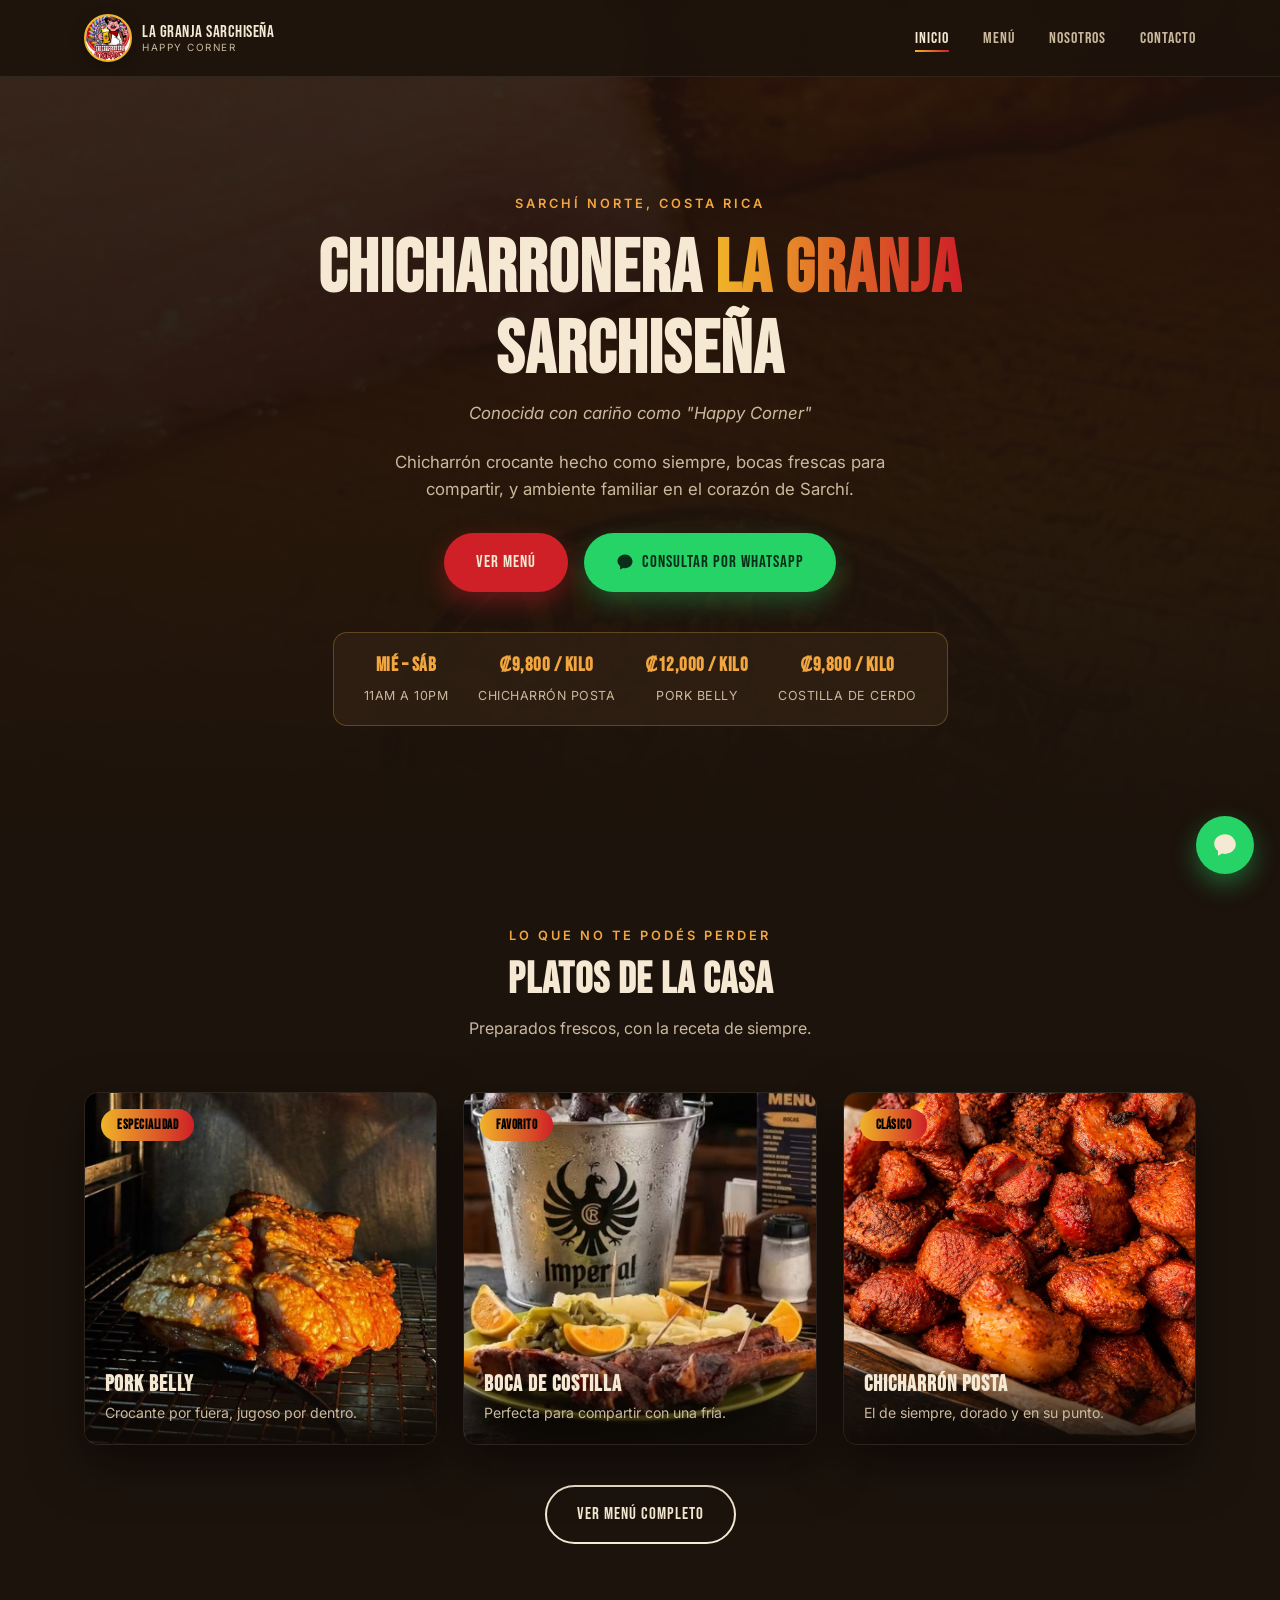
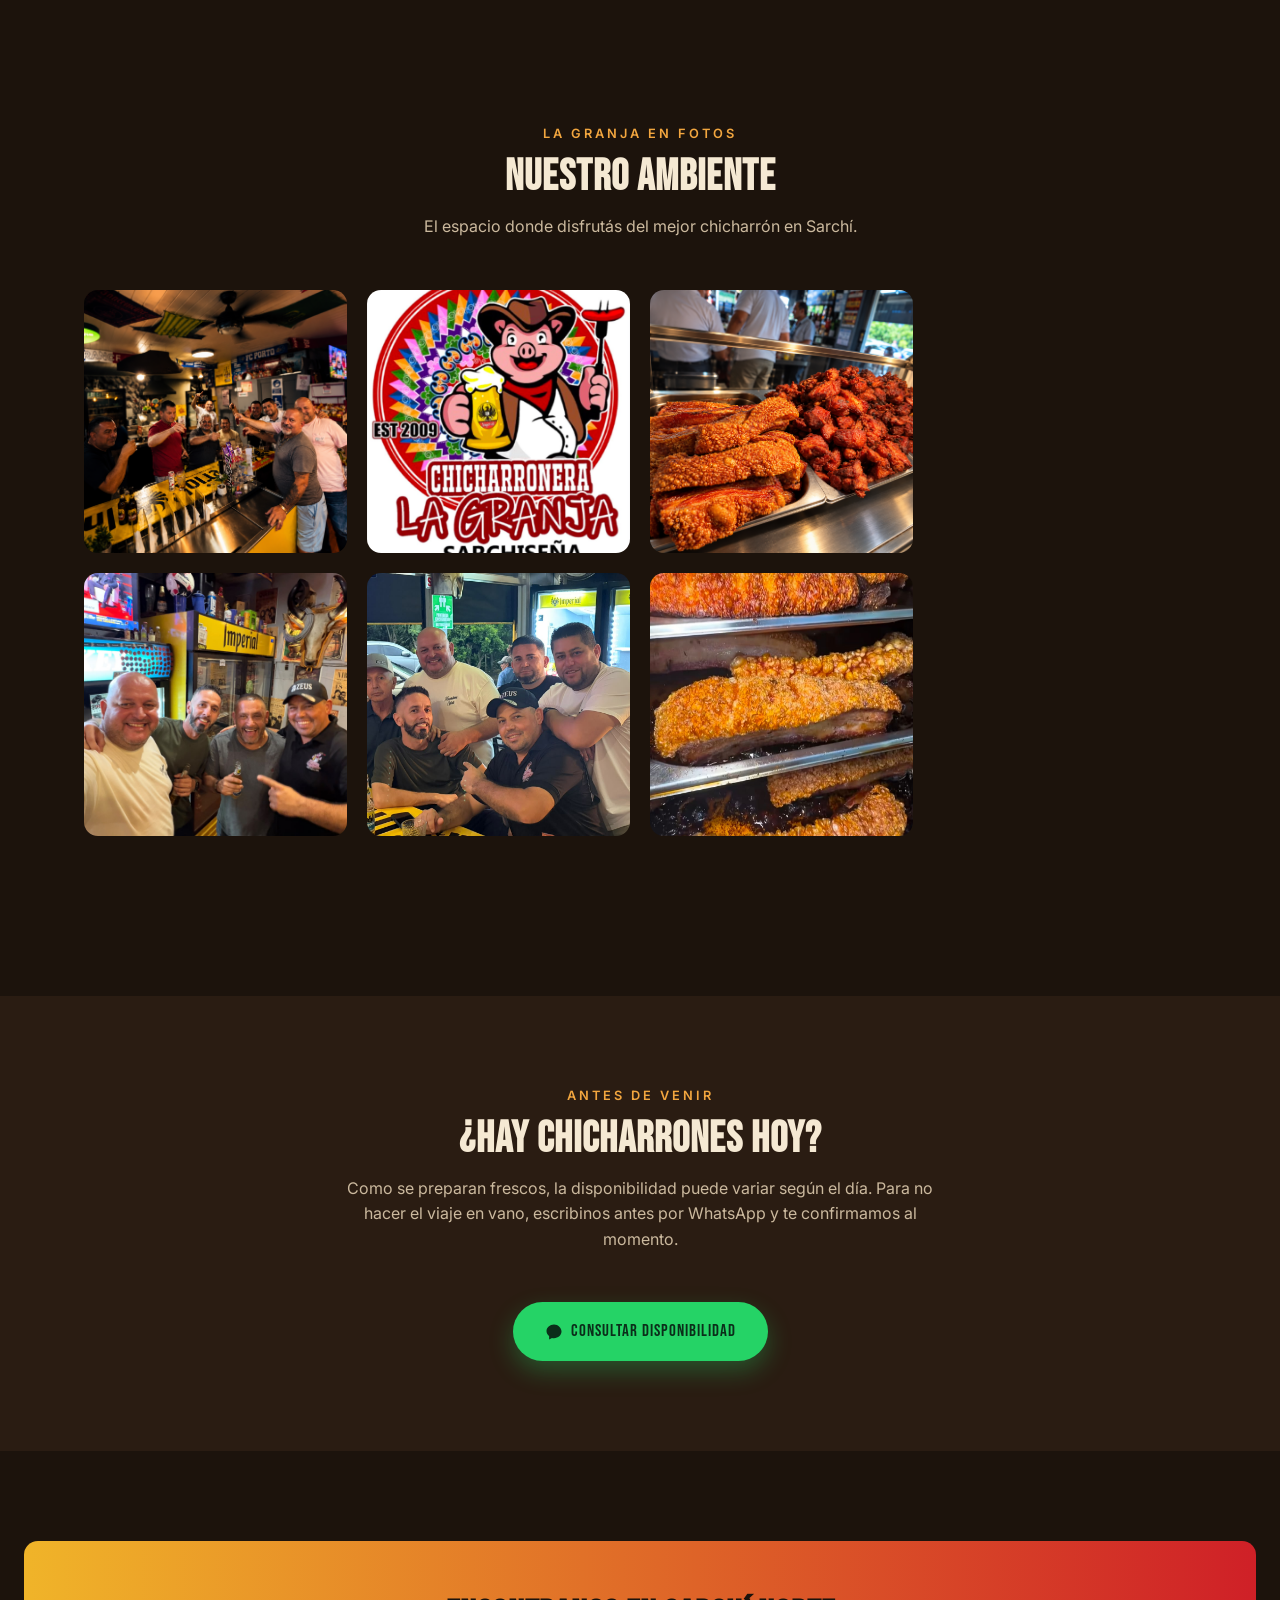
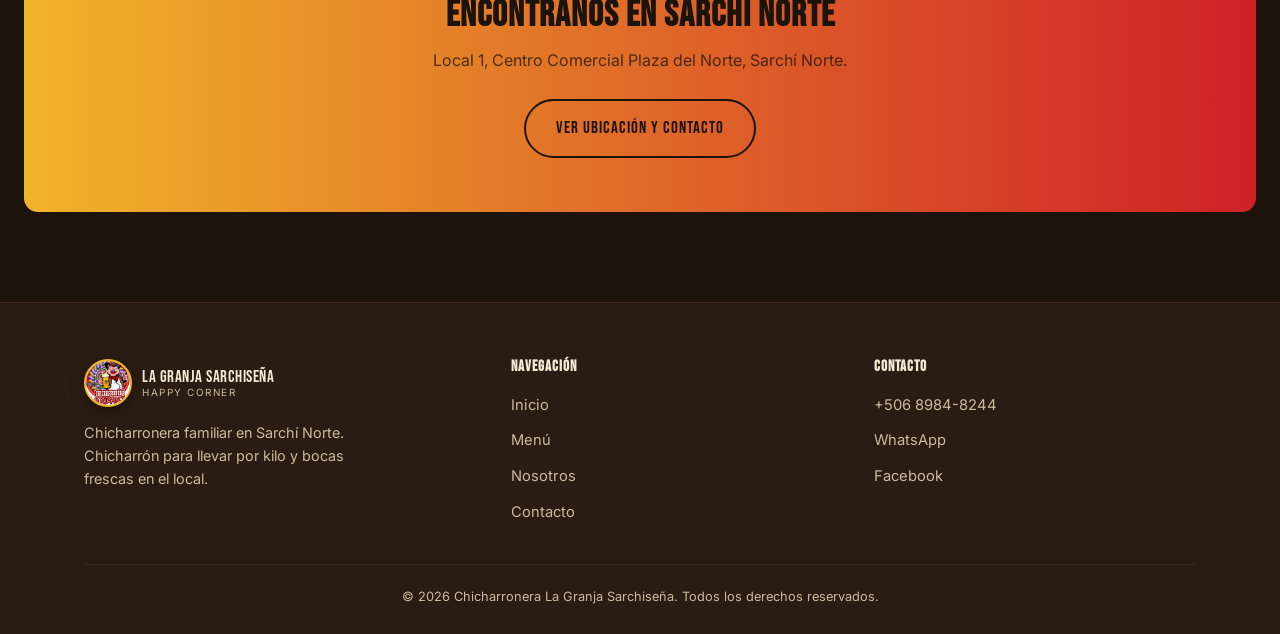
<file: index.html>
<!DOCTYPE html>
<html lang="es">
<head>
  <meta charset="UTF-8" />
  <meta name="viewport" content="width=device-width, initial-scale=1.0" />
  <title>Chicharronera La Granja Sarchiseña | Happy Corner</title>
  <meta name="description" content="Chicharronera La Granja Sarchiseña, conocida como Happy Corner. Chicharrón para llevar por kilo y bocas frescas en Sarchí Norte." />
  <link rel="preconnect" href="https://fonts.googleapis.com">
  <link href="https://fonts.googleapis.com/css2?family=Bebas+Neue&family=Inter:wght@400;500;600&display=swap" rel="stylesheet">
  <link rel="stylesheet" href="css/styles.css" />
<link rel="icon" type="image/jpeg" href="img/logo.jpg">
</head>
<body>

  <header class="site-header">
    <nav class="nav">
      <a href="index.html" class="logo">
        <span class="logo-badge"><img src="img/logo.jpg" alt="Logo Chicharronera La Granja Sarchiseña" /></span>
        <span class="logo-text">
          <span class="name">LA GRANJA SARCHISEÑA</span>
          <span class="tagline">Happy Corner</span>
        </span>
      </a>
      <ul class="nav-links">
        <li><a href="index.html" class="active">Inicio</a></li>
        <li><a href="menu.html">Menú</a></li>
        <li><a href="nosotros.html">Nosotros</a></li>
        <li><a href="contacto.html">Contacto</a></li>
      </ul>
      <button class="nav-toggle" aria-label="Abrir menú">
        <span></span><span></span><span></span>
      </button>
    </nav>
  </header>

  <main>
    <!-- HERO -->
    <section class="hero">
      <div class="hero-bg" style="background-image: url('img/pork-belly.jpg');"></div>
      <div class="container hero-content">
        <span class="hero-eyebrow">Sarchí Norte, Costa Rica</span>
        <h1>Chicharronera <span class="gradient-text">La Granja</span> Sarchiseña</h1>
        <p class="apodo">Conocida con cariño como "Happy Corner"</p>
        <p class="lead">Chicharrón crocante hecho como siempre, bocas frescas para compartir, y ambiente familiar en el corazón de Sarchí.</p>
        <div class="hero-actions">
          <a href="menu.html" class="btn btn-primary">Ver menú</a>
          <a href="https://wa.me/50689848244?text=Hola%2C%20quiero%20consultar%20disponibilidad%20de%20chicharrones" target="_blank" rel="noopener" class="btn btn-whatsapp">
            <svg class="btn-icon" viewBox="0 0 24 24" fill="currentColor" width="18" height="18" aria-hidden="true"><path d="M12 2C6.48 2 2 5.94 2 10.8c0 2.64 1.36 5.01 3.5 6.62V22l3.8-2.09c.86.2 1.76.3 2.7.3 5.52 0 10-3.94 10-8.8S17.52 2 12 2z"/></svg>
            Consultar por WhatsApp
          </a>
        </div>
        <div class="hero-info">
          <div>
            <strong>Mié – Sáb</strong>
            <span>11am a 10pm</span>
          </div>
          <div>
            <strong>₡9,800 / kilo</strong>
            <span>Chicharrón Posta</span>
          </div>
          <div>
            <strong>₡12,000 / kilo</strong>
            <span>Pork Belly</span>
          </div>
          <div>
            <strong>₡9,800 / kilo</strong>
            <span>Costilla de Cerdo</span>
          </div>
        </div>
      </div>
    </section>

    <!-- PLATOS ESTRELLA -->
    <section>
      <div class="container">
        <div class="section-head reveal">
          <span class="eyebrow">Lo que no te podés perder</span>
          <h2>Platos de la casa</h2>
          <p>Preparados frescos, con la receta de siempre.</p>
        </div>
        <div class="platos-grid">
          <div class="plato-card reveal">
            <span class="plato-badge">Especialidad</span>
            <img src="img/pork-belly-horno.jpg" alt="Pork Belly horneándose en la Chicharronera La Granja" />
            <div class="plato-info">
              <h3>Pork Belly</h3>
              <p>Crocante por fuera, jugoso por dentro.</p>
            </div>
          </div>
          <div class="plato-card reveal reveal-delay-1">
            <span class="plato-badge">Favorito</span>
            <img src="img/costilla.jpg" alt="Boca de costilla de la Chicharronera La Granja" />
            <div class="plato-info">
              <h3>Boca de Costilla</h3>
              <p>Perfecta para compartir con una fría.</p>
            </div>
          </div>
          <div class="plato-card reveal reveal-delay-2">
            <span class="plato-badge">Clásico</span>
            <img src="img/chicharron-posta.jpg" alt="Chicharrón Posta de la Chicharronera La Granja" />
            <div class="plato-info">
              <h3>Chicharrón Posta</h3>
              <p>El de siempre, dorado y en su punto.</p>
            </div>
          </div>
        </div>
        <div style="text-align:center; margin-top: 40px;">
          <a href="menu.html" class="btn btn-outline">Ver menú completo</a>
        </div>
      </div>
    </section>

    <!-- AMBIENTE Y COLLAGE -->
    <section>
      <div class="container">
        <div class="section-head reveal">
          <span class="eyebrow">La Granja en fotos</span>
          <h2>Nuestro ambiente</h2>
          <p>El espacio donde disfrutás del mejor chicharrón en Sarchí.</p>
        </div>
        <div class="collage-grid reveal">
          <img src="img/ambiente-1.jpg" alt="Ambiente Happy Corner - gente celebrando" class="collage-item" />
          <img src="img/ambiente-2.jpg" alt="Logo Chicharronera La Granja Sarchiseña" class="collage-item" />
          <img src="img/ambiente-3.jpg" alt="Chicharrones y pork belly listos para servir" class="collage-item" />
          <video src="img/ambiente-video.mp4" class="collage-item" autoplay loop playsinline muted></video>
        <img src="imagen chicharronera 3.jpeg" alt="Ambiente - Clientes" class="collage-item">
<img src="imagen chicharronera 2.jpeg" alt="Ambiente - Grupo" class="collage-item">
<img src="imagenes chicharronera 1.jpeg" alt="Chicharrones" class="collage-item">
      </div>
    </section>

    <!-- DISPONIBILIDAD -->
    <section class="section-alt">
      <div class="container">
        <div class="section-head reveal">
          <span class="eyebrow">Antes de venir</span>
          <h2>¿Hay chicharrones hoy?</h2>
          <p>Como se preparan frescos, la disponibilidad puede variar según el día. Para no hacer el viaje en vano, escribinos antes por WhatsApp y te confirmamos al momento.</p>
        </div>
        <div style="text-align:center;">
          <a href="https://wa.me/50689848244?text=Hola%2C%20quiero%20consultar%20disponibilidad%20de%20chicharrones" target="_blank" rel="noopener" class="btn btn-whatsapp">
            <svg class="btn-icon" viewBox="0 0 24 24" fill="currentColor" width="18" height="18" aria-hidden="true"><path d="M12 2C6.48 2 2 5.94 2 10.8c0 2.64 1.36 5.01 3.5 6.62V22l3.8-2.09c.86.2 1.76.3 2.7.3 5.52 0 10-3.94 10-8.8S17.52 2 12 2z"/></svg>
            Consultar disponibilidad
          </a>
        </div>
      </div>
    </section>

    <!-- CTA -->
    <section>
      <div class="cta-band reveal">
        <h2>Encontranos en Sarchí Norte</h2>
        <p>Local 1, Centro Comercial Plaza del Norte, Sarchí Norte.</p>
        <a href="contacto.html" class="btn btn-outline">Ver ubicación y contacto</a>
      </div>
    </section>
  </main>

  <footer class="site-footer">
    <div class="container">
      <div class="footer-grid">
        <div>
          <a href="index.html" class="logo">
            <span class="logo-badge"><img src="img/logo.jpg" alt="Logo Chicharronera La Granja Sarchiseña" /></span>
            <span class="logo-text">
              <span class="name">LA GRANJA SARCHISEÑA</span>
              <span class="tagline">Happy Corner</span>
            </span>
          </a>
          <p>Chicharronera familiar en Sarchí Norte. Chicharrón para llevar por kilo y bocas frescas en el local.</p>
        </div>
        <div>
          <h4>Navegación</h4>
          <ul class="footer-links">
            <li><a href="index.html">Inicio</a></li>
            <li><a href="menu.html">Menú</a></li>
            <li><a href="nosotros.html">Nosotros</a></li>
            <li><a href="contacto.html">Contacto</a></li>
          </ul>
        </div>
        <div>
          <h4>Contacto</h4>
          <ul class="footer-links">
            <li><a href="tel:+50689848244">+506 8984-8244</a></li>
            <li><a href="https://wa.me/50689848244" target="_blank" rel="noopener">WhatsApp</a></li>
            <li><a href="https://www.facebook.com/profile.php?id=100063516341962" target="_blank" rel="noopener">Facebook</a></li>
          </ul>
        </div>
      </div>
      <div class="footer-bottom">
        &copy; <span id="year"></span> Chicharronera La Granja Sarchiseña. Todos los derechos reservados.
      </div>
    </div>
  </footer>

  <a class="whatsapp-float" href="https://wa.me/50689848244?text=Hola%2C%20quiero%20consultar%20disponibilidad%20de%20chicharrones" target="_blank" rel="noopener" aria-label="Escribinos por WhatsApp">
    <svg viewBox="0 0 24 24" fill="currentColor" width="26" height="26" aria-hidden="true"><path d="M12 2C6.48 2 2 5.94 2 10.8c0 2.64 1.36 5.01 3.5 6.62V22l3.8-2.09c.86.2 1.76.3 2.7.3 5.52 0 10-3.94 10-8.8S17.52 2 12 2z"/></svg>
  </a>

  <script src="js/main.js"></script>
</body>
</html>
</file>
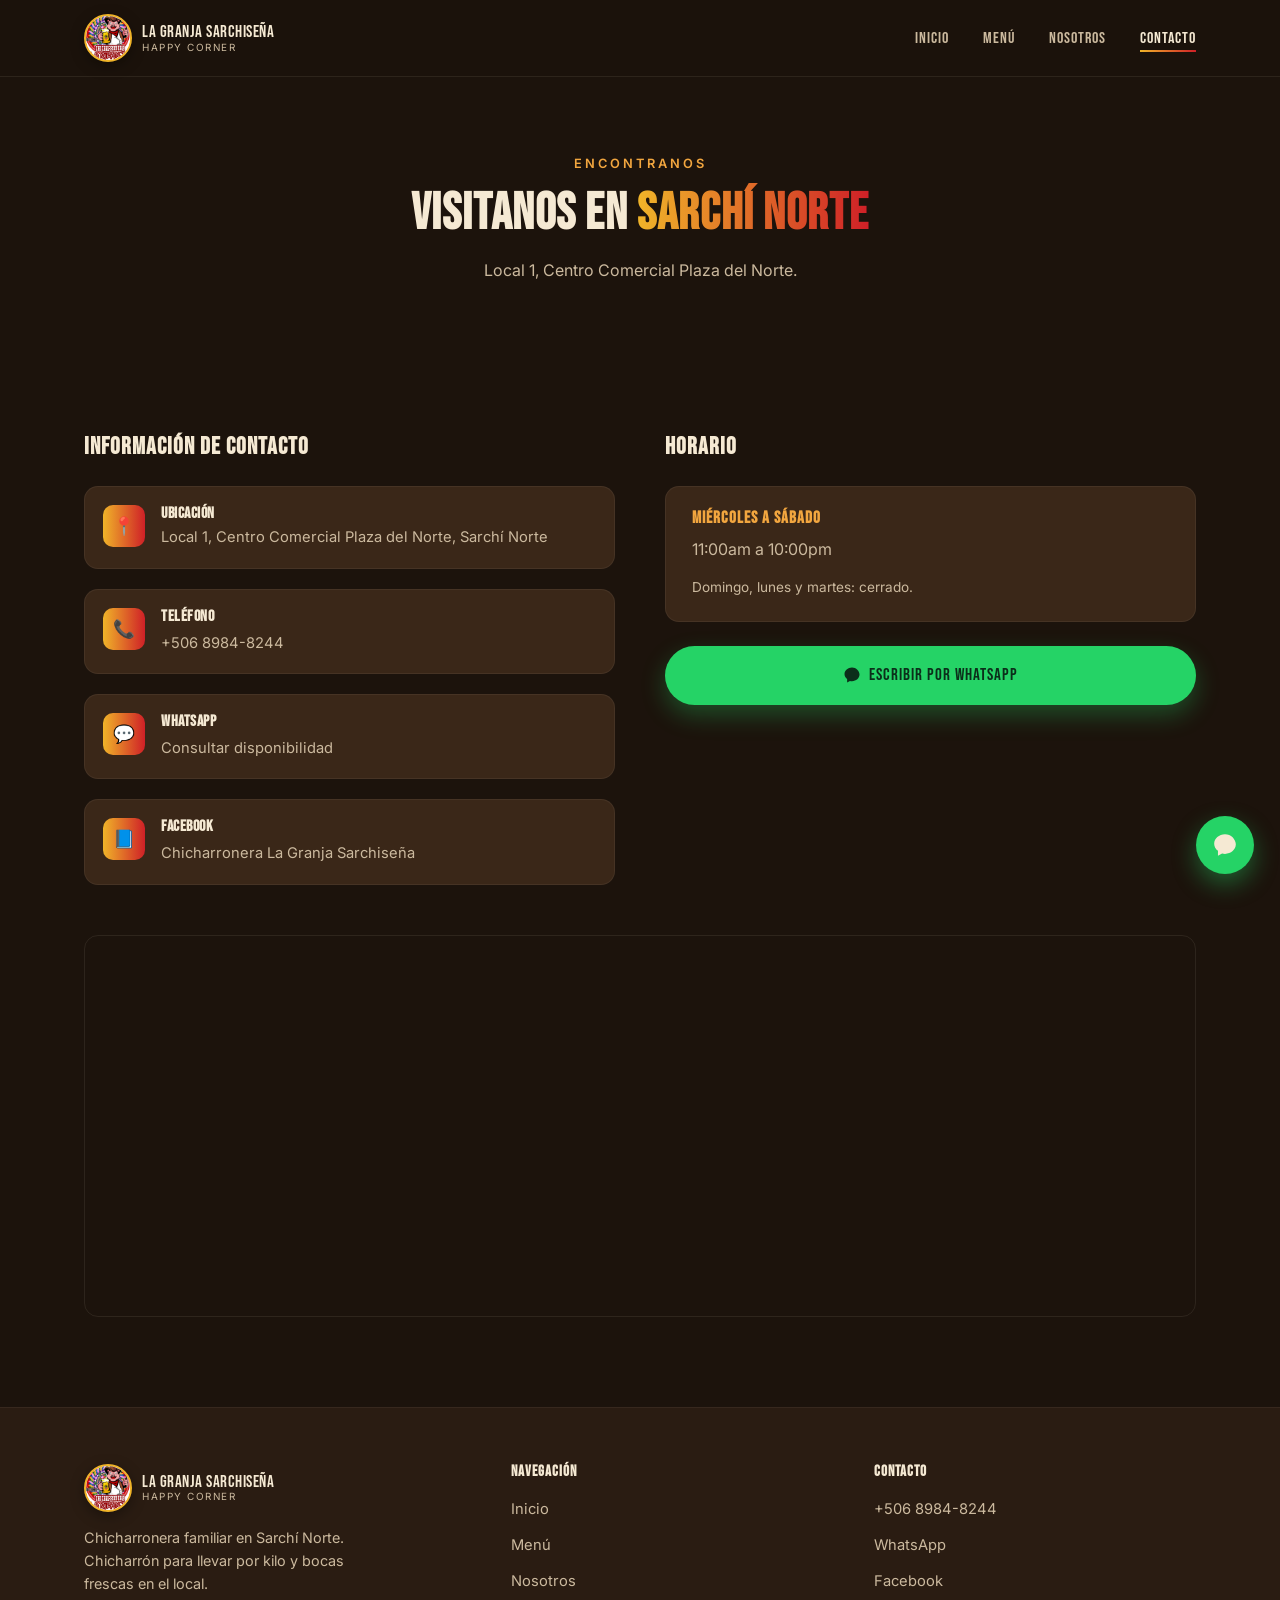
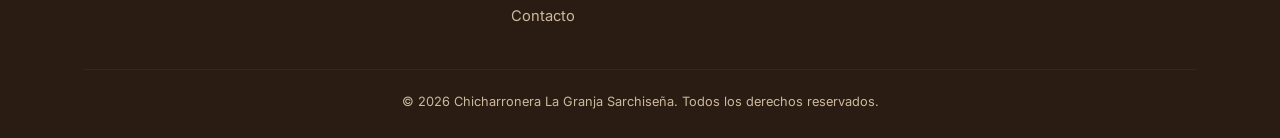
<file: contacto.html>
<!DOCTYPE html>
<html lang="es">
<head>
  <meta charset="UTF-8" />
  <meta name="viewport" content="width=device-width, initial-scale=1.0" />
  <title>Contacto | Chicharronera La Granja Sarchiseña</title>
  <meta name="description" content="Ubicación, horario y contacto de la Chicharronera La Granja Sarchiseña en Sarchí Norte." />
  <link rel="preconnect" href="https://fonts.googleapis.com">
  <link href="https://fonts.googleapis.com/css2?family=Bebas+Neue&family=Inter:wght@400;500;600&display=swap" rel="stylesheet">
  <link rel="stylesheet" href="css/styles.css" />
<link rel="icon" type="image/jpeg" href="img/logo.jpg">
</head>
<body>

  <header class="site-header">
    <nav class="nav">
      <a href="index.html" class="logo">
        <span class="logo-badge"><img src="img/logo.jpg" alt="Logo Chicharronera La Granja Sarchiseña" /></span>
        <span class="logo-text">
          <span class="name">LA GRANJA SARCHISEÑA</span>
          <span class="tagline">Happy Corner</span>
        </span>
      </a>
      <ul class="nav-links">
        <li><a href="index.html">Inicio</a></li>
        <li><a href="menu.html">Menú</a></li>
        <li><a href="nosotros.html">Nosotros</a></li>
        <li><a href="contacto.html" class="active">Contacto</a></li>
      </ul>
      <button class="nav-toggle" aria-label="Abrir menú">
        <span></span><span></span><span></span>
      </button>
    </nav>
  </header>

  <main>
    <section class="page-hero">
      <div class="container">
        <span class="eyebrow">Encontranos</span>
        <h1>Visitanos en <span class="gradient-text">Sarchí Norte</span></h1>
        <p>Local 1, Centro Comercial Plaza del Norte.</p>
      </div>
    </section>

    <section>
      <div class="container contact-grid">
        <div class="reveal">
          <h2>Información de contacto</h2>
          <div class="contact-info-list">
            <div class="contact-info-item">
              <div class="contact-icon">📍</div>
              <div>
                <h4>Ubicación</h4>
                <p>Local 1, Centro Comercial Plaza del Norte, Sarchí Norte</p>
              </div>
            </div>
            <div class="contact-info-item">
              <div class="contact-icon">📞</div>
              <div>
                <h4>Teléfono</h4>
                <a href="tel:+50689848244">+506 8984-8244</a>
              </div>
            </div>
            <div class="contact-info-item">
              <div class="contact-icon">💬</div>
              <div>
                <h4>WhatsApp</h4>
                <a href="https://wa.me/50689848244?text=Hola%2C%20quiero%20consultar%20disponibilidad%20de%20chicharrones" target="_blank" rel="noopener">Consultar disponibilidad</a>
              </div>
            </div>
            <div class="contact-info-item">
              <div class="contact-icon">📘</div>
              <div>
                <h4>Facebook</h4>
                <a href="https://www.facebook.com/profile.php?id=100063516341962" target="_blank" rel="noopener">Chicharronera La Granja Sarchiseña</a>
              </div>
            </div>
          </div>
        </div>

        <div class="reveal reveal-delay-1">
          <h2>Horario</h2>
          <div class="hours-table">
            <h4>Miércoles a sábado</h4>
            <p style="color: var(--crema-suave);">11:00am a 10:00pm</p>
            <p style="color: var(--crema-suave); margin-top: 14px; font-size: 0.85rem;">
              Domingo, lunes y martes: cerrado.
            </p>
          </div>
          <div style="margin-top: 24px;">
            <a href="https://wa.me/50689848244?text=Hola%2C%20quiero%20consultar%20disponibilidad%20de%20chicharrones" target="_blank" rel="noopener" class="btn btn-whatsapp" style="width:100%;">
              <svg class="btn-icon" viewBox="0 0 24 24" fill="currentColor" width="18" height="18" aria-hidden="true"><path d="M12 2C6.48 2 2 5.94 2 10.8c0 2.64 1.36 5.01 3.5 6.62V22l3.8-2.09c.86.2 1.76.3 2.7.3 5.52 0 10-3.94 10-8.8S17.52 2 12 2z"/></svg>
              Escribir por WhatsApp
            </a>
          </div>
        </div>
      </div>

      <div class="container">
        <div class="map-frame reveal">
          <iframe
            src="https://www.google.com/maps?q=Chicharronera+la+granja+Sarchisena&output=embed"
            allowfullscreen=""
            loading="lazy"
            referrerpolicy="no-referrer-when-downgrade"
            title="Ubicación de la Chicharronera La Granja Sarchiseña">
          </iframe>
        </div>
      </div>
    </section>
  </main>

  <footer class="site-footer">
    <div class="container">
      <div class="footer-grid">
        <div>
          <a href="index.html" class="logo">
            <span class="logo-badge"><img src="img/logo.jpg" alt="Logo Chicharronera La Granja Sarchiseña" /></span>
            <span class="logo-text">
              <span class="name">LA GRANJA SARCHISEÑA</span>
              <span class="tagline">Happy Corner</span>
            </span>
          </a>
          <p>Chicharronera familiar en Sarchí Norte. Chicharrón para llevar por kilo y bocas frescas en el local.</p>
        </div>
        <div>
          <h4>Navegación</h4>
          <ul class="footer-links">
            <li><a href="index.html">Inicio</a></li>
            <li><a href="menu.html">Menú</a></li>
            <li><a href="nosotros.html">Nosotros</a></li>
            <li><a href="contacto.html">Contacto</a></li>
          </ul>
        </div>
        <div>
          <h4>Contacto</h4>
          <ul class="footer-links">
            <li><a href="tel:+50689848244">+506 8984-8244</a></li>
            <li><a href="https://wa.me/50689848244" target="_blank" rel="noopener">WhatsApp</a></li>
            <li><a href="https://www.facebook.com/profile.php?id=100063516341962" target="_blank" rel="noopener">Facebook</a></li>
          </ul>
        </div>
      </div>
      <div class="footer-bottom">
        &copy; <span id="year"></span> Chicharronera La Granja Sarchiseña. Todos los derechos reservados.
      </div>
    </div>
  </footer>

  <a class="whatsapp-float" href="https://wa.me/50689848244?text=Hola%2C%20quiero%20consultar%20disponibilidad%20de%20chicharrones" target="_blank" rel="noopener" aria-label="Escribinos por WhatsApp">
    <svg viewBox="0 0 24 24" fill="currentColor" width="26" height="26" aria-hidden="true"><path d="M12 2C6.48 2 2 5.94 2 10.8c0 2.64 1.36 5.01 3.5 6.62V22l3.8-2.09c.86.2 1.76.3 2.7.3 5.52 0 10-3.94 10-8.8S17.52 2 12 2z"/></svg>
  </a>

  <script src="js/main.js"></script>
</body>
</html>
</file>
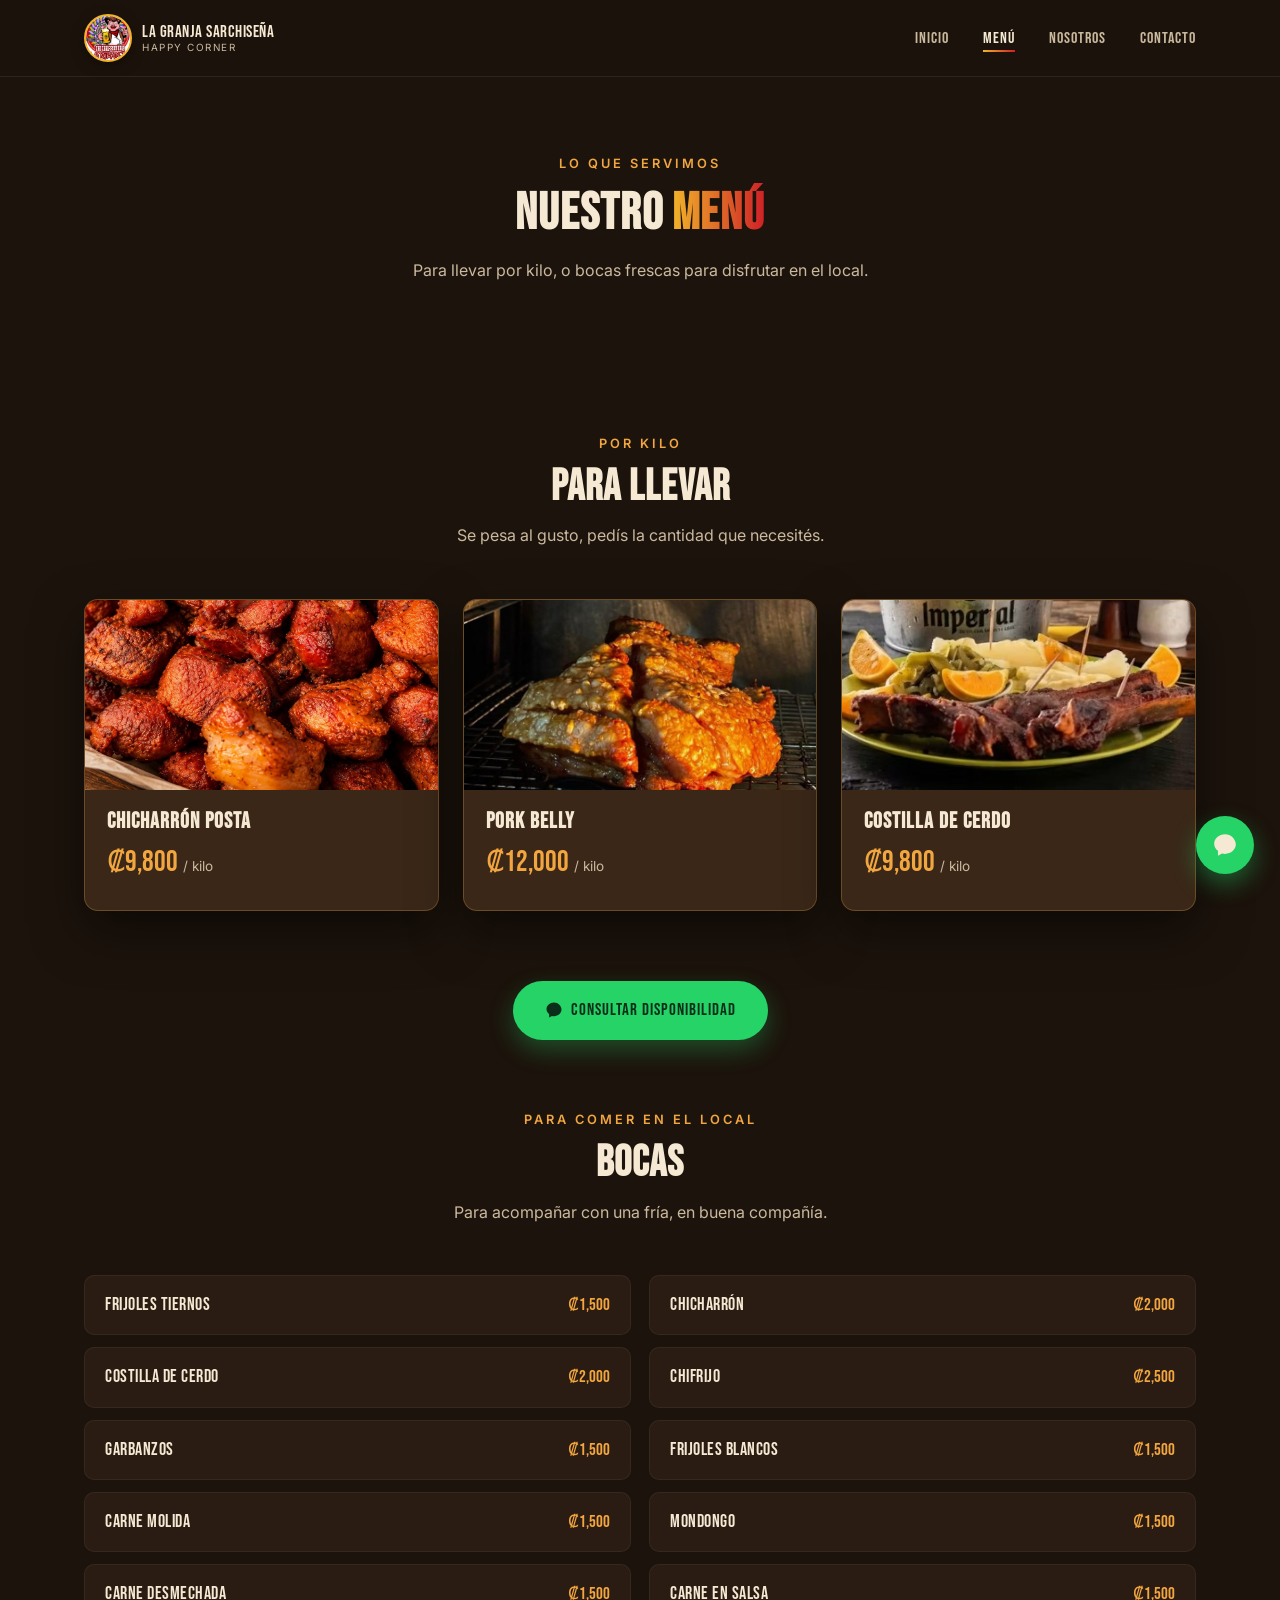
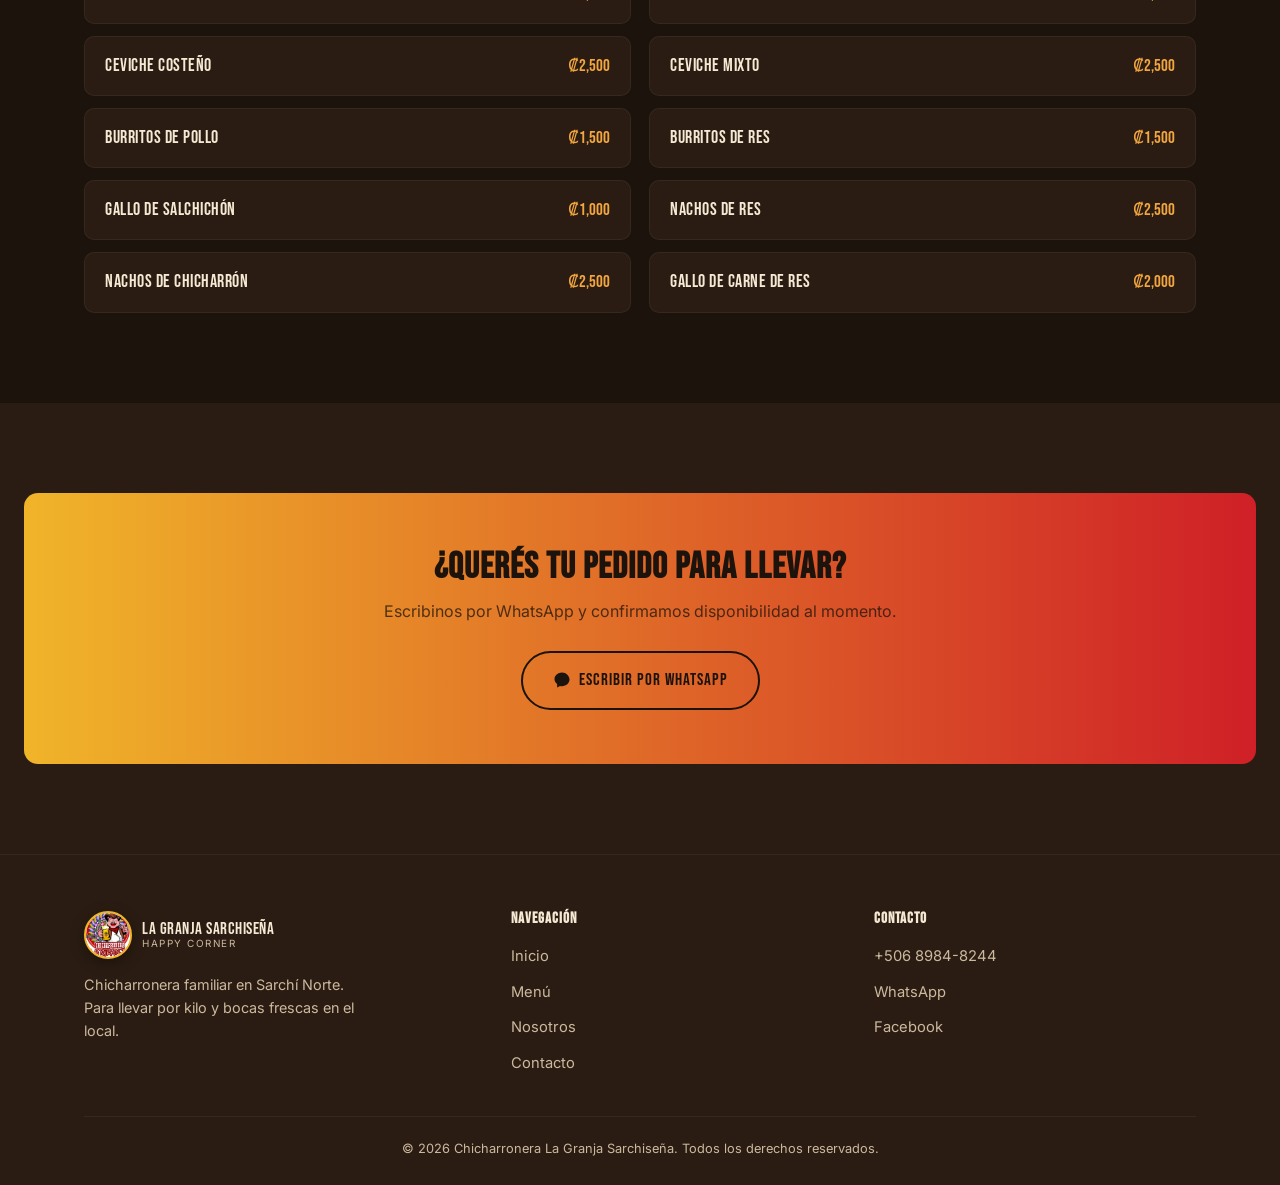
<file: menu.html>
<!DOCTYPE html>
<html lang="es">
<head>
  <meta charset="UTF-8" />
  <meta name="viewport" content="width=device-width, initial-scale=1.0" />
  <title>Menú | Chicharronera La Granja Sarchiseña</title>
  <meta name="description" content="Chicharrón, Pork Belly y costilla para llevar por kilo, y todas las bocas de la Chicharronera La Granja Sarchiseña en Sarchí Norte." />
  <link rel="preconnect" href="https://fonts.googleapis.com">
  <link href="https://fonts.googleapis.com/css2?family=Bebas+Neue&family=Inter:wght@400;500;600&display=swap" rel="stylesheet">
  <link rel="stylesheet" href="css/styles.css" />
<link rel="icon" type="image/jpeg" href="img/logo.jpg">
</head>
<body>

  <header class="site-header">
    <nav class="nav">
      <a href="index.html" class="logo">
        <span class="logo-badge"><img src="img/logo.jpg" alt="Logo Chicharronera La Granja Sarchiseña" /></span>
        <span class="logo-text">
          <span class="name">LA GRANJA SARCHISEÑA</span>
          <span class="tagline">Happy Corner</span>
        </span>
      </a>
      <ul class="nav-links">
        <li><a href="index.html">Inicio</a></li>
        <li><a href="menu.html" class="active">Menú</a></li>
        <li><a href="nosotros.html">Nosotros</a></li>
        <li><a href="contacto.html">Contacto</a></li>
      </ul>
      <button class="nav-toggle" aria-label="Abrir menú">
        <span></span><span></span><span></span>
      </button>
    </nav>
  </header>

  <main>
    <section class="page-hero">
      <div class="container">
        <span class="eyebrow">Lo que servimos</span>
        <h1>Nuestro <span class="gradient-text">Menú</span></h1>
        <p>Para llevar por kilo, o bocas frescas para disfrutar en el local.</p>
      </div>
    </section>

    <section>
      <div class="container">

        <!-- Para llevar -->
        <div class="section-head reveal">
          <span class="eyebrow">Por kilo</span>
          <h2>Para llevar</h2>
          <p>Se pesa al gusto, pedís la cantidad que necesités.</p>
        </div>

        <div class="llevar-grid">
          <div class="llevar-card reveal">
            <img src="img/chicharron-posta.jpg" alt="Chicharrón Posta de la Chicharronera La Granja" />
            <div class="llevar-info">
              <h3>Chicharrón Posta</h3>
              <p class="llevar-precio">₡9,800 <span>/ kilo</span></p>
            </div>
          </div>
          <div class="llevar-card reveal reveal-delay-1">
            <img src="img/pork-belly-horno.jpg" alt="Pork Belly horneándose en la Chicharronera La Granja" />
            <div class="llevar-info">
              <h3>Pork Belly</h3>
              <p class="llevar-precio">₡12,000 <span>/ kilo</span></p>
            </div>
          </div>
          <div class="llevar-card reveal reveal-delay-2">
            <img src="img/costilla.jpg" alt="Costilla de cerdo de la Chicharronera La Granja" />
            <div class="llevar-info">
              <h3>Costilla de Cerdo</h3>
              <p class="llevar-precio">₡9,800 <span>/ kilo</span></p>
            </div>
          </div>
        </div>

        <div class="llevar-cta reveal">
          <a href="https://wa.me/50689848244?text=Hola%2C%20quiero%20consultar%20disponibilidad%20de%20chicharrones" target="_blank" rel="noopener" class="btn btn-whatsapp">
            <svg class="btn-icon" viewBox="0 0 24 24" fill="currentColor" width="18" height="18" aria-hidden="true"><path d="M12 2C6.48 2 2 5.94 2 10.8c0 2.64 1.36 5.01 3.5 6.62V22l3.8-2.09c.86.2 1.76.3 2.7.3 5.52 0 10-3.94 10-8.8S17.52 2 12 2z"/></svg>
            Consultar disponibilidad
          </a>
        </div>

        <!-- Bocas -->
        <div class="section-head reveal">
          <span class="eyebrow">Para comer en el local</span>
          <h2>Bocas</h2>
          <p>Para acompañar con una fría, en buena compañía.</p>
        </div>

        <div class="bocas-list reveal">
          <div class="boca-row">
            <span class="boca-nombre">Frijoles Tiernos</span>
            <span class="boca-precio">₡1,500</span>
          </div>
          <div class="boca-row">
            <span class="boca-nombre">Chicharrón</span>
            <span class="boca-precio">₡2,000</span>
          </div>
          <div class="boca-row">
            <span class="boca-nombre">Costilla de Cerdo</span>
            <span class="boca-precio">₡2,000</span>
          </div>
          <div class="boca-row">
            <span class="boca-nombre">Chifrijo</span>
            <span class="boca-precio">₡2,500</span>
          </div>
          <div class="boca-row">
            <span class="boca-nombre">Garbanzos</span>
            <span class="boca-precio">₡1,500</span>
          </div>
          <div class="boca-row">
            <span class="boca-nombre">Frijoles Blancos</span>
            <span class="boca-precio">₡1,500</span>
          </div>
          <div class="boca-row">
            <span class="boca-nombre">Carne Molida</span>
            <span class="boca-precio">₡1,500</span>
          </div>
          <div class="boca-row">
            <span class="boca-nombre">Mondongo</span>
            <span class="boca-precio">₡1,500</span>
          </div>
          <div class="boca-row">
            <span class="boca-nombre">Carne Desmechada</span>
            <span class="boca-precio">₡1,500</span>
          </div>
          <div class="boca-row">
            <span class="boca-nombre">Carne en Salsa</span>
            <span class="boca-precio">₡1,500</span>
          </div>
          <div class="boca-row">
            <span class="boca-nombre">Ceviche Costeño</span>
            <span class="boca-precio">₡2,500</span>
          </div>
          <div class="boca-row">
            <span class="boca-nombre">Ceviche Mixto</span>
            <span class="boca-precio">₡2,500</span>
          </div>
          <div class="boca-row">
            <span class="boca-nombre">Burritos de Pollo</span>
            <span class="boca-precio">₡1,500</span>
          </div>
          <div class="boca-row">
            <span class="boca-nombre">Burritos de Res</span>
            <span class="boca-precio">₡1,500</span>
          </div>
          <div class="boca-row">
            <span class="boca-nombre">Gallo de Salchichón</span>
            <span class="boca-precio">₡1,000</span>
          </div>
          <div class="boca-row">
            <span class="boca-nombre">Nachos de Res</span>
            <span class="boca-precio">₡2,500</span>
          </div>
          <div class="boca-row">
            <span class="boca-nombre">Nachos de Chicharrón</span>
            <span class="boca-precio">₡2,500</span>
          </div>
          <div class="boca-row">
            <span class="boca-nombre">Gallo de Carne de Res</span>
            <span class="boca-precio">₡2,000</span>
          </div>
        </div>
      </div>
    </section>

    <section class="section-alt">
      <div class="cta-band reveal">
        <h2>¿Querés tu pedido para llevar?</h2>
        <p>Escribinos por WhatsApp y confirmamos disponibilidad al momento.</p>
        <a href="https://wa.me/50689848244?text=Hola%2C%20quiero%20consultar%20disponibilidad%20de%20chicharrones" target="_blank" rel="noopener" class="btn btn-outline">
          <svg class="btn-icon" viewBox="0 0 24 24" fill="currentColor" width="18" height="18" aria-hidden="true"><path d="M12 2C6.48 2 2 5.94 2 10.8c0 2.64 1.36 5.01 3.5 6.62V22l3.8-2.09c.86.2 1.76.3 2.7.3 5.52 0 10-3.94 10-8.8S17.52 2 12 2z"/></svg>
          Escribir por WhatsApp
        </a>
      </div>
    </section>
  </main>

  <footer class="site-footer">
    <div class="container">
      <div class="footer-grid">
        <div>
          <a href="index.html" class="logo">
            <span class="logo-badge"><img src="img/logo.jpg" alt="Logo Chicharronera La Granja Sarchiseña" /></span>
            <span class="logo-text">
              <span class="name">LA GRANJA SARCHISEÑA</span>
              <span class="tagline">Happy Corner</span>
            </span>
          </a>
          <p>Chicharronera familiar en Sarchí Norte. Para llevar por kilo y bocas frescas en el local.</p>
        </div>
        <div>
          <h4>Navegación</h4>
          <ul class="footer-links">
            <li><a href="index.html">Inicio</a></li>
            <li><a href="menu.html">Menú</a></li>
            <li><a href="nosotros.html">Nosotros</a></li>
            <li><a href="contacto.html">Contacto</a></li>
          </ul>
        </div>
        <div>
          <h4>Contacto</h4>
          <ul class="footer-links">
            <li><a href="tel:+50689848244">+506 8984-8244</a></li>
            <li><a href="https://wa.me/50689848244" target="_blank" rel="noopener">WhatsApp</a></li>
            <li><a href="https://www.facebook.com/profile.php?id=100063516341962" target="_blank" rel="noopener">Facebook</a></li>
          </ul>
        </div>
      </div>
      <div class="footer-bottom">
        &copy; <span id="year"></span> Chicharronera La Granja Sarchiseña. Todos los derechos reservados.
      </div>
    </div>
  </footer>

  <a class="whatsapp-float" href="https://wa.me/50689848244?text=Hola%2C%20quiero%20consultar%20disponibilidad%20de%20chicharrones" target="_blank" rel="noopener" aria-label="Escribinos por WhatsApp">
    <svg viewBox="0 0 24 24" fill="currentColor" width="26" height="26" aria-hidden="true"><path d="M12 2C6.48 2 2 5.94 2 10.8c0 2.64 1.36 5.01 3.5 6.62V22l3.8-2.09c.86.2 1.76.3 2.7.3 5.52 0 10-3.94 10-8.8S17.52 2 12 2z"/></svg>
  </a>

  <script src="js/main.js"></script>
</body>
</html>
</file>
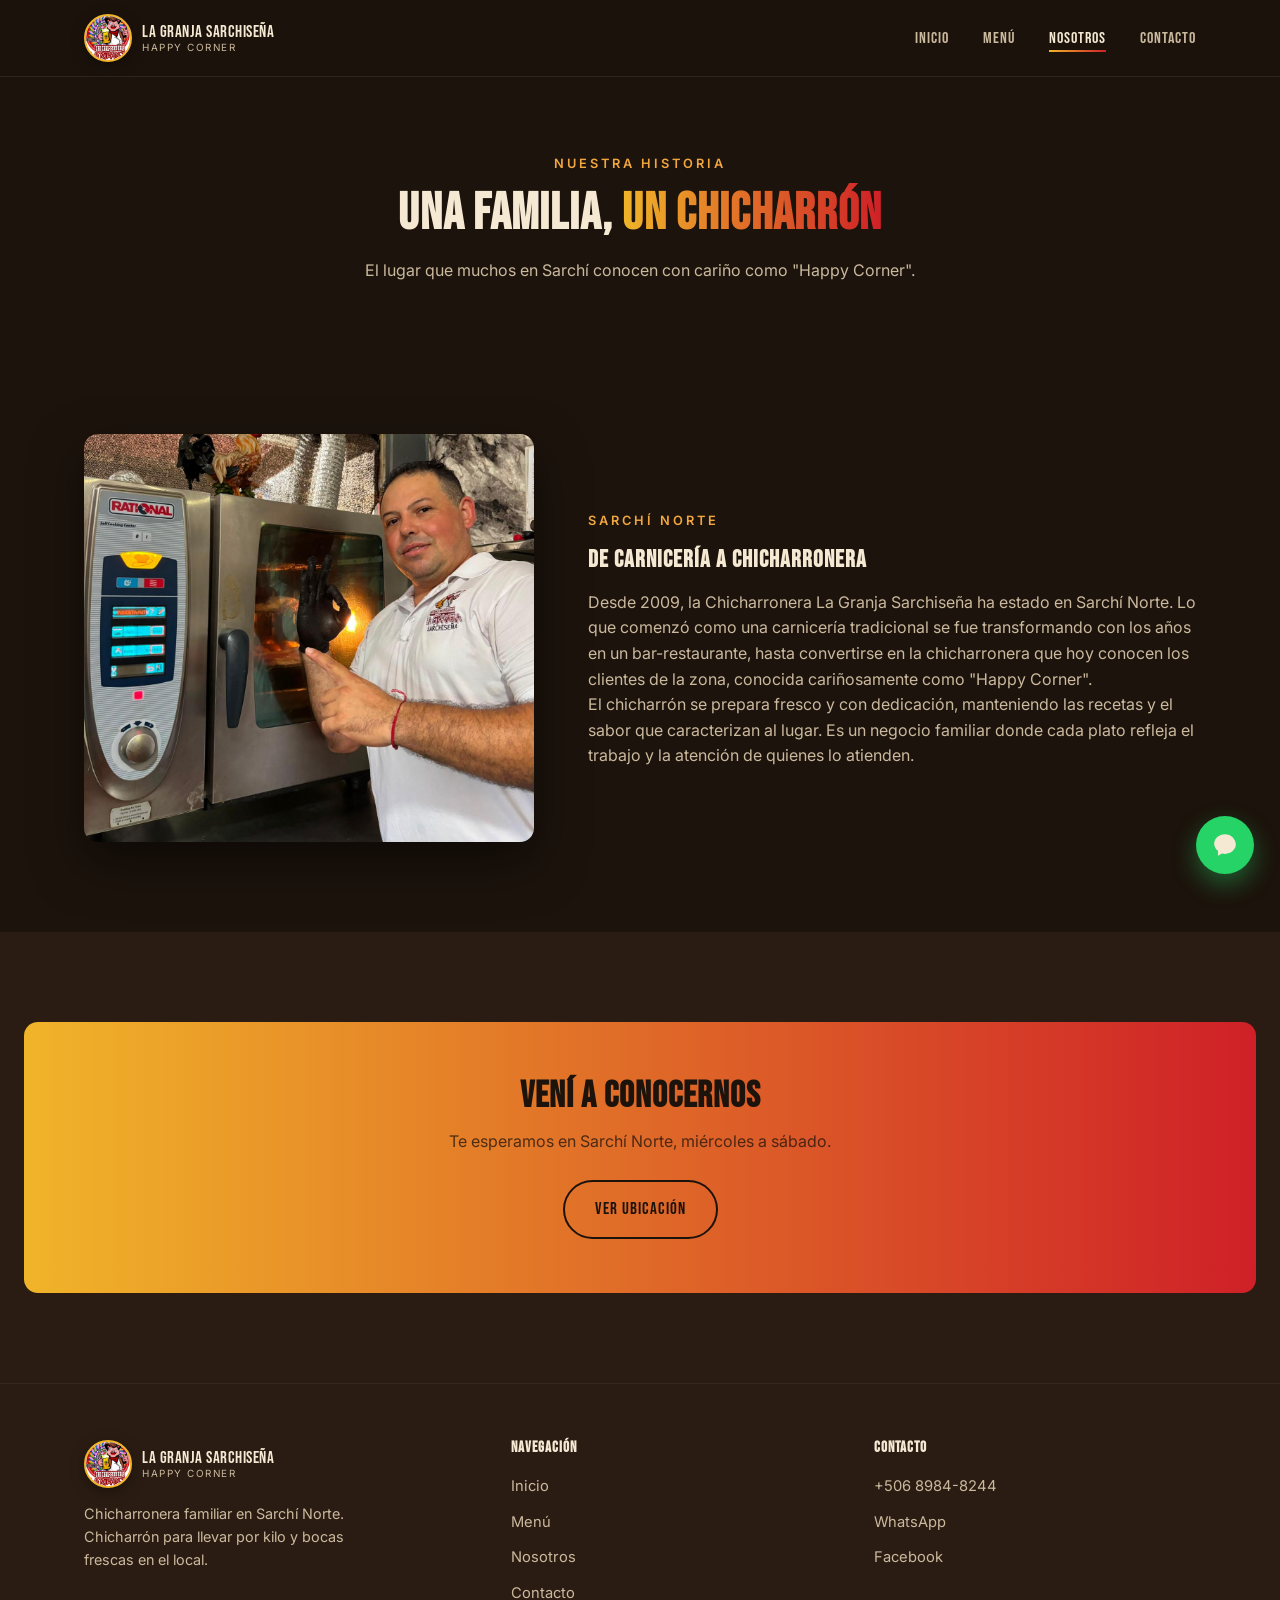
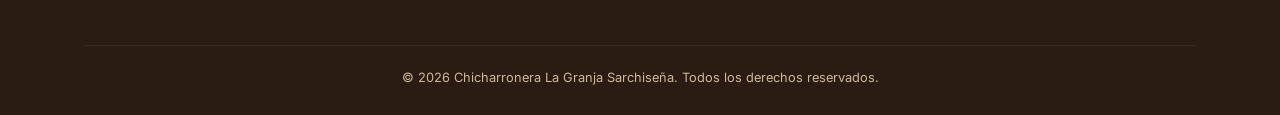
<file: nosotros.html>
<!DOCTYPE html>
<html lang="es">
<head>
  <meta charset="UTF-8" />
  <meta name="viewport" content="width=device-width, initial-scale=1.0" />
  <title>Nosotros | Chicharronera La Granja Sarchiseña</title>
  <meta name="description" content="Conocé la historia familiar detrás de la Chicharronera La Granja Sarchiseña, en Sarchí Norte." />
  <link rel="preconnect" href="https://fonts.googleapis.com">
  <link href="https://fonts.googleapis.com/css2?family=Bebas+Neue&family=Inter:wght@400;500;600&display=swap" rel="stylesheet">
  <link rel="stylesheet" href="css/styles.css" />
<link rel="icon" type="image/jpeg" href="img/logo.jpg">
</head>
<body>


  <header class="site-header">
    <nav class="nav">
      <a href="index.html" class="logo">
        <span class="logo-badge"><img src="img/logo.jpg" alt="Logo Chicharronera La Granja Sarchiseña" /></span>
        <span class="logo-text">
          <span class="name">LA GRANJA SARCHISEÑA</span>
          <span class="tagline">Happy Corner</span>
        </span>
      </a>
      <ul class="nav-links">
        <li><a href="index.html">Inicio</a></li>
        <li><a href="menu.html">Menú</a></li>
        <li><a href="nosotros.html" class="active">Nosotros</a></li>
        <li><a href="contacto.html">Contacto</a></li>
      </ul>
      <button class="nav-toggle" aria-label="Abrir menú">
        <span></span><span></span><span></span>
      </button>
    </nav>
  </header>

  <main>
    <section class="page-hero">
      <div class="container">
        <span class="eyebrow">Nuestra historia</span>
        <h1>Una familia, <span class="gradient-text">un chicharrón</span></h1>
        <p>El lugar que muchos en Sarchí conocen con cariño como "Happy Corner".</p>
      </div>
    </section>

    <section>
      <div class="container about-grid">
        <div class="reveal">
          <img src="img/tio.jpg" alt="Dueño de la Chicharronera La Granja Sarchiseña en la cocina" />
        </div>
        <div class="reveal reveal-delay-1">
          <span class="hero-eyebrow">Sarchí Norte</span>
          <h2>De carnicería a chicharronera</h2>
          <p style="color: var(--crema-suave); margin-top: 16px;">
            Desde 2009, la Chicharronera La Granja Sarchiseña ha estado en Sarchí Norte. Lo que comenzó como una carnicería
            tradicional se fue transformando con los años en un bar-restaurante, hasta convertirse en la chicharronera
            que hoy conocen los clientes de la zona, conocida cariñosamente como "Happy Corner".
          </p>

          <p style="color: var(--crema-suave);">
            El chicharrón se prepara fresco y con dedicación, manteniendo las recetas y el sabor que caracterizan al lugar.
            Es un negocio familiar donde cada plato refleja el trabajo y la atención de quienes lo atienden.
          </p>
        </div>
      </div>
    </section>

    <section class="section-alt">
      <div class="cta-band reveal">
        <h2>Vení a conocernos</h2>
        <p>Te esperamos en Sarchí Norte, miércoles a sábado.</p>
        <a href="contacto.html" class="btn btn-outline">Ver ubicación</a>
      </div>
    </section>
  </main>

  <footer class="site-footer">
    <div class="container">
      <div class="footer-grid">
        <div>
          <a href="index.html" class="logo">
            <span class="logo-badge"><img src="img/logo.jpg" alt="Logo Chicharronera La Granja Sarchiseña" /></span>
            <span class="logo-text">
              <span class="name">LA GRANJA SARCHISEÑA</span>
              <span class="tagline">Happy Corner</span>
            </span>
          </a>
          <p>Chicharronera familiar en Sarchí Norte. Chicharrón para llevar por kilo y bocas frescas en el local.</p>
        </div>
        <div>
          <h4>Navegación</h4>
          <ul class="footer-links">
            <li><a href="index.html">Inicio</a></li>
            <li><a href="menu.html">Menú</a></li>
            <li><a href="nosotros.html">Nosotros</a></li>
            <li><a href="contacto.html">Contacto</a></li>
          </ul>
        </div>
        <div>
          <h4>Contacto</h4>
          <ul class="footer-links">
            <li><a href="tel:+50689848244">+506 8984-8244</a></li>
            <li><a href="https://wa.me/50689848244" target="_blank" rel="noopener">WhatsApp</a></li>
            <li><a href="https://www.facebook.com/profile.php?id=100063516341962" target="_blank" rel="noopener">Facebook</a></li>
          </ul>
        </div>
      </div>
      <div class="footer-bottom">
        &copy; <span id="year"></span> Chicharronera La Granja Sarchiseña. Todos los derechos reservados.
      </div>
    </div>
  </footer>

  <a class="whatsapp-float" href="https://wa.me/50689848244?text=Hola%2C%20quiero%20consultar%20disponibilidad%20de%20chicharrones" target="_blank" rel="noopener" aria-label="Escribinos por WhatsApp">
    <svg viewBox="0 0 24 24" fill="currentColor" width="26" height="26" aria-hidden="true"><path d="M12 2C6.48 2 2 5.94 2 10.8c0 2.64 1.36 5.01 3.5 6.62V22l3.8-2.09c.86.2 1.76.3 2.7.3 5.52 0 10-3.94 10-8.8S17.52 2 12 2z"/></svg>
  </a>

  <script src="js/main.js"></script>
</body>
</html>
</file>
<file: css/styles.css>
/* ==========================================================
   CHICHARRONERA LA GRANJA SARCHISEÑA — hoja de estilos
   ========================================================== */

:root {
  --madera-1: #1c130c;
  --madera-2: #2a1c12;
  --madera-3: #3a2718;
  --crema: #f5e9d3;
  --crema-suave: #cbb99e;
  --naranja: #e2891f;
  --naranja-2: #f2a63f;
  --rojo: #cf2027;
  --dorado: #f0b429;
  --gradient: linear-gradient(90deg, var(--dorado), var(--rojo));
  --radius: 14px;
  --max-width: 1160px;
  --shadow: 0 20px 50px rgba(0, 0, 0, 0.5);
}

* {
  margin: 0;
  padding: 0;
  box-sizing: border-box;
}

html {
  scroll-behavior: smooth;
}

body {
  background: var(--madera-1);
  color: var(--crema);
  font-family: 'Inter', sans-serif;
  line-height: 1.6;
}

h1, h2, h3, h4 {
  font-family: 'Bebas Neue', sans-serif;
  letter-spacing: 1px;
  line-height: 1.1;
}

a {
  color: inherit;
  text-decoration: none;
}

img {
  max-width: 100%;
  display: block;
}

.container {
  max-width: var(--max-width);
  margin: 0 auto;
  padding: 0 24px;
}

.gradient-text {
  background: var(--gradient);
  -webkit-background-clip: text;
  background-clip: text;
  color: transparent;
}

/* ===== Banner de borrador ===== */
.draft-banner {
  background: var(--dorado);
  color: var(--madera-1);
  text-align: center;
  font-family: 'Inter', sans-serif;
  font-weight: 600;
  font-size: 0.85rem;
  padding: 8px 16px;
  letter-spacing: 0.3px;
}

/* ===== Botones ===== */
.btn {
  display: inline-flex;
  align-items: center;
  justify-content: center;
  gap: 8px;
  padding: 14px 30px;
  border-radius: 999px;
  font-family: 'Bebas Neue', sans-serif;
  letter-spacing: 1px;
  font-size: 1.05rem;
  border: 2px solid transparent;
  cursor: pointer;
  transition: transform 0.25s ease, box-shadow 0.25s ease, background 0.25s ease;
}

.btn-primary {
  background: var(--rojo);
  color: var(--crema);
  box-shadow: 0 10px 25px rgba(207, 32, 39, 0.4);
}

.btn-primary:hover {
  background: #e2262e;
  transform: translateY(-3px);
  box-shadow: 0 16px 32px rgba(207, 32, 39, 0.5);
}

.btn-outline {
  background: transparent;
  border-color: var(--crema);
  color: var(--crema);
}

.btn-outline:hover {
  background: var(--crema);
  border-color: var(--crema);
  color: var(--madera-1);
  transform: translateY(-3px);
}

.btn-whatsapp {
  background: #25d366;
  color: #0b2e1a;
  box-shadow: 0 10px 25px rgba(37, 211, 102, 0.3);
}

.btn-whatsapp:hover {
  background: #2fe375;
  transform: translateY(-3px);
  box-shadow: 0 16px 32px rgba(37, 211, 102, 0.4);
}

.btn-icon {
  flex-shrink: 0;
}

/* ===== Header ===== */
.site-header {
  position: fixed;
  top: 0;
  left: 0;
  right: 0;
  z-index: 1000;
  background: rgba(28, 19, 12, 0.9);
  backdrop-filter: blur(10px);
  border-bottom: 1px solid rgba(245, 233, 211, 0.08);
}

.nav {
  display: flex;
  align-items: center;
  justify-content: space-between;
  padding: 14px 24px;
  max-width: var(--max-width);
  margin: 0 auto;
}

.logo {
  display: flex;
  align-items: center;
  gap: 10px;
}

.logo-badge {
  width: 48px;
  height: 48px;
  border-radius: 50%;
  background: #ffffff;
  display: flex;
  align-items: center;
  justify-content: center;
  border: 2px solid var(--dorado);
  flex-shrink: 0;
  overflow: hidden;
  box-shadow: 0 4px 14px rgba(0, 0, 0, 0.35);
}

.logo-badge img {
  width: 100%;
  height: 100%;
  object-fit: cover;
  transform: scale(1.08);
}

.logo-text {
  display: flex;
  flex-direction: column;
  line-height: 1.05;
}

.logo-text .name {
  font-family: 'Bebas Neue', sans-serif;
  font-size: 1.05rem;
  letter-spacing: 0.5px;
}

.logo-text .tagline {
  font-size: 0.62rem;
  color: var(--crema-suave);
  letter-spacing: 1.5px;
  font-family: 'Inter', sans-serif;
  text-transform: uppercase;
}

.nav-links {
  display: flex;
  align-items: center;
  gap: 34px;
  list-style: none;
}

.nav-links a {
  font-family: 'Bebas Neue', sans-serif;
  font-size: 1rem;
  letter-spacing: 1px;
  color: var(--crema-suave);
  position: relative;
  padding-bottom: 4px;
  transition: color 0.2s ease;
}

.nav-links a::after {
  content: '';
  position: absolute;
  left: 0;
  bottom: 0;
  height: 2px;
  width: 0;
  background: var(--gradient);
  transition: width 0.25s ease;
}

.nav-links a:hover,
.nav-links a.active {
  color: var(--crema);
}

.nav-links a:hover::after,
.nav-links a.active::after {
  width: 100%;
}

.nav-toggle {
  display: none;
  flex-direction: column;
  gap: 5px;
  background: none;
  border: none;
  cursor: pointer;
  padding: 6px;
}

.nav-toggle span {
  width: 26px;
  height: 2px;
  background: var(--crema);
  transition: transform 0.25s ease, opacity 0.25s ease;
}

.nav-toggle.open span:nth-child(1) { transform: translateY(7px) rotate(45deg); }
.nav-toggle.open span:nth-child(2) { opacity: 0; }
.nav-toggle.open span:nth-child(3) { transform: translateY(-7px) rotate(-45deg); }

/* ===== Hero ===== */
.hero {
  position: relative;
  padding: 190px 0 110px;
  overflow: hidden;
}

.hero-bg {
  position: absolute;
  inset: 0;
  background-size: cover;
  background-position: center;
  opacity: 0.28;
  filter: saturate(1.1);
}

.hero-bg::after {
  content: '';
  position: absolute;
  inset: 0;
  background: linear-gradient(180deg, rgba(28,19,12,0.55) 0%, rgba(28,19,12,0.85) 70%, var(--madera-1) 100%);
}

.hero-content {
  position: relative;
  text-align: center;
  max-width: 720px;
  margin: 0 auto;
}

.hero-eyebrow {
  display: inline-block;
  font-family: 'Inter', sans-serif;
  font-weight: 600;
  font-size: 0.8rem;
  letter-spacing: 3px;
  text-transform: uppercase;
  color: var(--naranja-2);
  margin-bottom: 16px;
}

.hero h1 {
  font-size: clamp(2.6rem, 7vw, 4.6rem);
  margin-bottom: 8px;
}

.hero .apodo {
  font-family: 'Inter', sans-serif;
  font-style: italic;
  color: var(--crema-suave);
  font-size: 1.05rem;
  margin-bottom: 22px;
}

.hero p.lead {
  font-size: 1.05rem;
  color: var(--crema-suave);
  max-width: 520px;
  margin: 0 auto 30px;
}

.hero-actions {
  display: flex;
  gap: 16px;
  flex-wrap: wrap;
  justify-content: center;
  margin-bottom: 40px;
}

.hero-info {
  display: inline-flex;
  gap: 30px;
  flex-wrap: wrap;
  justify-content: center;
  background: rgba(58, 39, 24, 0.55);
  border: 1px solid rgba(217, 164, 65, 0.3);
  border-radius: var(--radius);
  padding: 18px 30px;
}

.hero-info div {
  text-align: center;
}

.hero-info strong {
  display: block;
  font-family: 'Bebas Neue', sans-serif;
  font-size: 1.2rem;
  color: var(--naranja-2);
  letter-spacing: 0.5px;
}

.hero-info span {
  font-size: 0.78rem;
  color: var(--crema-suave);
  text-transform: uppercase;
  letter-spacing: 0.5px;
}

/* ===== Secciones generales ===== */
section {
  padding: 90px 0;
}

.section-head {
  text-align: center;
  max-width: 620px;
  margin: 0 auto 50px;
}

.section-head .eyebrow {
  font-family: 'Inter', sans-serif;
  font-weight: 600;
  font-size: 0.8rem;
  letter-spacing: 3px;
  color: var(--naranja-2);
  text-transform: uppercase;
  display: block;
  margin-bottom: 10px;
}

.section-head h2 {
  font-size: clamp(1.9rem, 4.5vw, 2.7rem);
  margin-bottom: 12px;
}

.section-head p {
  color: var(--crema-suave);
}

.section-alt {
  background: var(--madera-2);
}

/* ===== Platos estrella ===== */
.platos-grid {
  display: grid;
  grid-template-columns: repeat(3, 1fr);
  gap: 26px;
}

.plato-card {
  position: relative;
  border-radius: var(--radius);
  overflow: hidden;
  border: 1px solid rgba(245, 233, 211, 0.08);
  box-shadow: var(--shadow);
  transition: transform 0.3s ease;
}

.plato-card:hover {
  transform: translateY(-6px);
}

.plato-card img {
  width: 100%;
  aspect-ratio: 1 / 1;
  object-fit: cover;
  object-position: center;
}

.plato-badge {
  position: absolute;
  top: 16px;
  left: 16px;
  background: var(--gradient);
  color: #000;
  font-family: 'Bebas Neue', sans-serif;
  font-weight: 600;
  letter-spacing: 0.5px;
  font-size: 0.8rem;
  padding: 6px 16px;
  border-radius: 999px;
}

.plato-info {
  position: absolute;
  left: 0;
  right: 0;
  bottom: 0;
  padding: 20px;
  background: linear-gradient(0deg, rgba(15,10,6,0.92) 0%, transparent 100%);
}

.plato-info h3 {
  font-size: 1.4rem;
  margin-bottom: 4px;
}

.plato-info p {
  font-size: 0.88rem;
  color: var(--crema-suave);
}

/* ===== Para llevar (Menu) ===== */
.llevar-grid {
  display: grid;
  grid-template-columns: repeat(3, 1fr);
  gap: 24px;
  margin-bottom: 70px;
}

.llevar-card {
  position: relative;
  border-radius: var(--radius);
  overflow: hidden;
  border: 1px solid rgba(217, 164, 65, 0.3);
  box-shadow: var(--shadow);
  background: var(--madera-3);
  transition: transform 0.3s ease;
}

.llevar-card:hover {
  transform: translateY(-6px);
}

.llevar-card img {
  width: 100%;
  height: 190px;
  object-fit: cover;
  object-position: center;
}

.llevar-card img[src*="costilla"] {
  object-position: center bottom;
}

.llevar-card .llevar-info {
  padding: 20px 22px 24px;
}

.llevar-card h3 {
  font-size: 1.35rem;
  margin-bottom: 6px;
}

.llevar-card .llevar-precio {
  font-family: 'Bebas Neue', sans-serif;
  font-size: 1.8rem;
  color: var(--naranja-2);
}

.llevar-card .llevar-precio span {
  font-size: 0.85rem;
  color: var(--crema-suave);
  font-family: 'Inter', sans-serif;
}

.llevar-cta {
  text-align: center;
  margin-bottom: 70px;
}

/* ===== Collage de ambiente ===== */
.collage-grid {
  display: grid;
  grid-template-columns: repeat(4, 1fr);
  gap: 20px;
  margin-bottom: 70px;
}

.collage-item {
  width: 100%;
  aspect-ratio: 1 / 1;
  display: flex;
  align-items: center;
  justify-content: center;
  color: var(--crema-suave);
  font-size: 0.9rem;
  object-fit: cover;
  object-position: center;
  border-radius: var(--radius);
}

.collage-item img {
  width: 100%;
  height: 100%;
  object-fit: cover;
  border-radius: var(--radius);
  display: block;
}

.collage-item video {
  width: 100%;
  height: 100%;
  object-fit: cover;
  border-radius: var(--radius);
  display: block;
  background: var(--madera-2);
}

/* ===== Tabla de bocas ===== */
.bocas-list {
  display: grid;
  grid-template-columns: repeat(2, 1fr);
  gap: 12px 18px;
}

.boca-row {
  display: flex;
  justify-content: space-between;
  align-items: baseline;
  gap: 20px;
  padding: 15px 20px;
  background: var(--madera-2);
  border: 1px solid rgba(245, 233, 211, 0.06);
  border-radius: 10px;
}

.boca-row .boca-nombre {
  font-family: 'Bebas Neue', sans-serif;
  font-size: 1.1rem;
  letter-spacing: 0.5px;
}

.boca-row .boca-precio {
  font-family: 'Bebas Neue', sans-serif;
  font-size: 1.05rem;
  color: var(--naranja-2);
  white-space: nowrap;
}

.menu-note {
  margin-top: 30px;
  background: var(--madera-3);
  border: 1px solid rgba(217, 164, 65, 0.25);
  border-radius: var(--radius);
  padding: 20px 26px;
  font-size: 0.9rem;
  color: var(--crema-suave);
  text-align: center;
}

/* ===== CTA banda ===== */
.cta-band {
  background: var(--gradient);
  border-radius: var(--radius);
  padding: 54px 40px;
  text-align: center;
  margin: 0 24px;
}

.cta-band h2 {
  font-size: clamp(1.7rem, 4vw, 2.3rem);
  margin-bottom: 12px;
  color: var(--madera-1);
}

.cta-band p {
  color: rgba(28, 19, 12, 0.75);
  margin-bottom: 26px;
}

.cta-band .btn-outline {
  border-color: var(--madera-1);
  color: var(--madera-1);
}

.cta-band .btn-outline:hover {
  background: var(--madera-1);
  color: var(--crema);
}

/* ===== Nosotros ===== */
.about-grid {
  display: grid;
  grid-template-columns: 0.85fr 1.15fr;
  gap: 54px;
  align-items: center;
}

.about-grid img {
  border-radius: var(--radius);
  box-shadow: var(--shadow);
}

.quote-block {
  border-left: 3px solid var(--naranja);
  padding-left: 20px;
  margin: 22px 0;
  font-style: italic;
  color: var(--crema-suave);
}

.placeholder-note {
  margin-top: 24px;
  font-size: 0.82rem;
  color: var(--dorado);
  border: 1px dashed rgba(217, 164, 65, 0.5);
  border-radius: 10px;
  padding: 12px 16px;
}

/* ===== Contacto ===== */
.contact-grid {
  display: grid;
  grid-template-columns: 1fr 1fr;
  gap: 50px;
}

.contact-info-list {
  display: flex;
  flex-direction: column;
  gap: 20px;
  margin-top: 26px;
}

.contact-info-item {
  display: flex;
  gap: 16px;
  align-items: flex-start;
  padding: 18px;
  background: var(--madera-3);
  border-radius: var(--radius);
  border: 1px solid rgba(245, 233, 211, 0.06);
  transition: border-color 0.25s ease, transform 0.25s ease;
}

.contact-info-item:hover {
  border-color: rgba(217, 164, 65, 0.4);
  transform: translateX(4px);
}

.contact-icon {
  width: 42px;
  height: 42px;
  flex-shrink: 0;
  border-radius: 10px;
  background: var(--gradient);
  display: flex;
  align-items: center;
  justify-content: center;
  font-size: 1.1rem;
}

.contact-info-item h4 {
  font-family: 'Bebas Neue', sans-serif;
  font-size: 1rem;
  letter-spacing: 0.5px;
  margin-bottom: 4px;
}

.contact-info-item p, .contact-info-item a {
  font-size: 0.92rem;
  color: var(--crema-suave);
}

.hours-table {
  margin-top: 26px;
  background: var(--madera-3);
  border-radius: var(--radius);
  padding: 22px 26px;
  border: 1px solid rgba(245, 233, 211, 0.06);
}

.hours-table h4 {
  font-family: 'Bebas Neue', sans-serif;
  font-size: 1.05rem;
  margin-bottom: 10px;
  color: var(--naranja-2);
}

.map-frame {
  margin-top: 50px;
  border-radius: var(--radius);
  overflow: hidden;
  border: 1px solid rgba(245, 233, 211, 0.08);
}

.map-frame iframe {
  width: 100%;
  height: 380px;
  border: 0;
  display: block;
}

/* ===== Footer ===== */
.site-footer {
  background: var(--madera-2);
  padding: 56px 0 26px;
  border-top: 1px solid rgba(245, 233, 211, 0.06);
}

.footer-grid {
  display: grid;
  grid-template-columns: 1.2fr 1fr 1fr;
  gap: 40px;
  margin-bottom: 40px;
}

.footer-grid p {
  color: var(--crema-suave);
  font-size: 0.9rem;
  margin-top: 14px;
  max-width: 280px;
}

.footer-grid h4 {
  font-family: 'Bebas Neue', sans-serif;
  font-size: 0.95rem;
  letter-spacing: 1px;
  color: var(--crema);
  margin-bottom: 16px;
}

.footer-links {
  list-style: none;
  display: flex;
  flex-direction: column;
  gap: 10px;
}

.footer-links a {
  color: var(--crema-suave);
  font-size: 0.92rem;
  transition: color 0.2s ease;
}

.footer-links a:hover {
  color: var(--naranja-2);
}

.footer-bottom {
  border-top: 1px solid rgba(245, 233, 211, 0.06);
  padding-top: 22px;
  text-align: center;
  font-size: 0.8rem;
  color: var(--crema-suave);
}

/* ===== WhatsApp flotante ===== */
.whatsapp-float {
  position: fixed;
  bottom: 26px;
  right: 26px;
  width: 58px;
  height: 58px;
  border-radius: 50%;
  background: #25d366;
  display: flex;
  align-items: center;
  justify-content: center;
  box-shadow: 0 10px 25px rgba(37, 211, 102, 0.4);
  z-index: 999;
  transition: transform 0.25s ease;
  font-size: 1.6rem;
}

.whatsapp-float:hover {
  transform: scale(1.08);
}

/* ===== Animaciones al hacer scroll ===== */
.reveal {
  opacity: 0;
  transform: translateY(28px);
  transition: opacity 0.7s ease, transform 0.7s ease;
}

.reveal.active {
  opacity: 1;
  transform: translateY(0);
}

.reveal-delay-1.active { transition-delay: 0.1s; }
.reveal-delay-2.active { transition-delay: 0.2s; }

/* ===== Hero de pagina interna ===== */
.page-hero {
  padding: 150px 0 60px;
  text-align: center;
}

.page-hero .eyebrow {
  font-family: 'Inter', sans-serif;
  font-weight: 600;
  font-size: 0.8rem;
  letter-spacing: 3px;
  color: var(--naranja-2);
  text-transform: uppercase;
}

.page-hero h1 {
  font-size: clamp(2.2rem, 5vw, 3.2rem);
  margin-top: 10px;
}

.page-hero p {
  color: var(--crema-suave);
  max-width: 560px;
  margin: 16px auto 0;
}

/* ===== Responsive ===== */
@media (max-width: 1024px) {
  .platos-grid {
    grid-template-columns: 1fr 1fr;
  }

  .collage-grid {
    grid-template-columns: repeat(2, 1fr);
  }
}

@media (max-width: 900px) {
  .about-grid,
  .contact-grid {
    grid-template-columns: 1fr;
  }

  .platos-grid {
    grid-template-columns: 1fr;
  }

  .llevar-grid {
    grid-template-columns: 1fr 1fr;
  }
}

@media (max-width: 640px) {
  .llevar-grid,
  .bocas-list {
    grid-template-columns: 1fr;
  }
}

@media (max-width: 720px) {
  .nav-links {
    position: absolute;
    top: 100%;
    left: 0;
    right: 0;
    background: rgba(28, 19, 12, 0.98);
    flex-direction: column;
    align-items: flex-start;
    padding: 24px;
    gap: 20px;
    display: none;
    border-bottom: 1px solid rgba(245, 233, 211, 0.08);
  }

  .nav-links.open {
    display: flex;
  }

  .nav-toggle {
    display: flex;
  }

  .hero {
    padding: 140px 0 70px;
  }

  .hero-info {
    gap: 18px;
    padding: 16px 20px;
  }
}

@media (max-width: 520px) {
  .cta-band {
    padding: 40px 24px;
    margin: 0 16px;
  }

  .boca-row {
    flex-direction: column;
    gap: 4px;
  }
}

/* ===== Accesibilidad: Movimiento reducido ===== */
@media (prefers-reduced-motion: reduce) {
  * {
    animation-duration: 0.01ms !important;
    animation-iteration-count: 1 !important;
    transition-duration: 0.01ms !important;
  }

  .reveal {
    animation: none !important;
    opacity: 1 !important;
    transform: none !important;
  }

  .reveal-delay-1,
  .reveal-delay-2 {
    animation: none !important;
    opacity: 1 !important;
    transform: none !important;
  }

  html {
    scroll-behavior: auto;
  }
}

/* ===== Enlaces mejorados ===== */
.footer-links a {
  transition: color 0.2s ease;
}

.footer-links a:hover {
  color: var(--dorado);
  text-decoration: underline;
}
</file>
